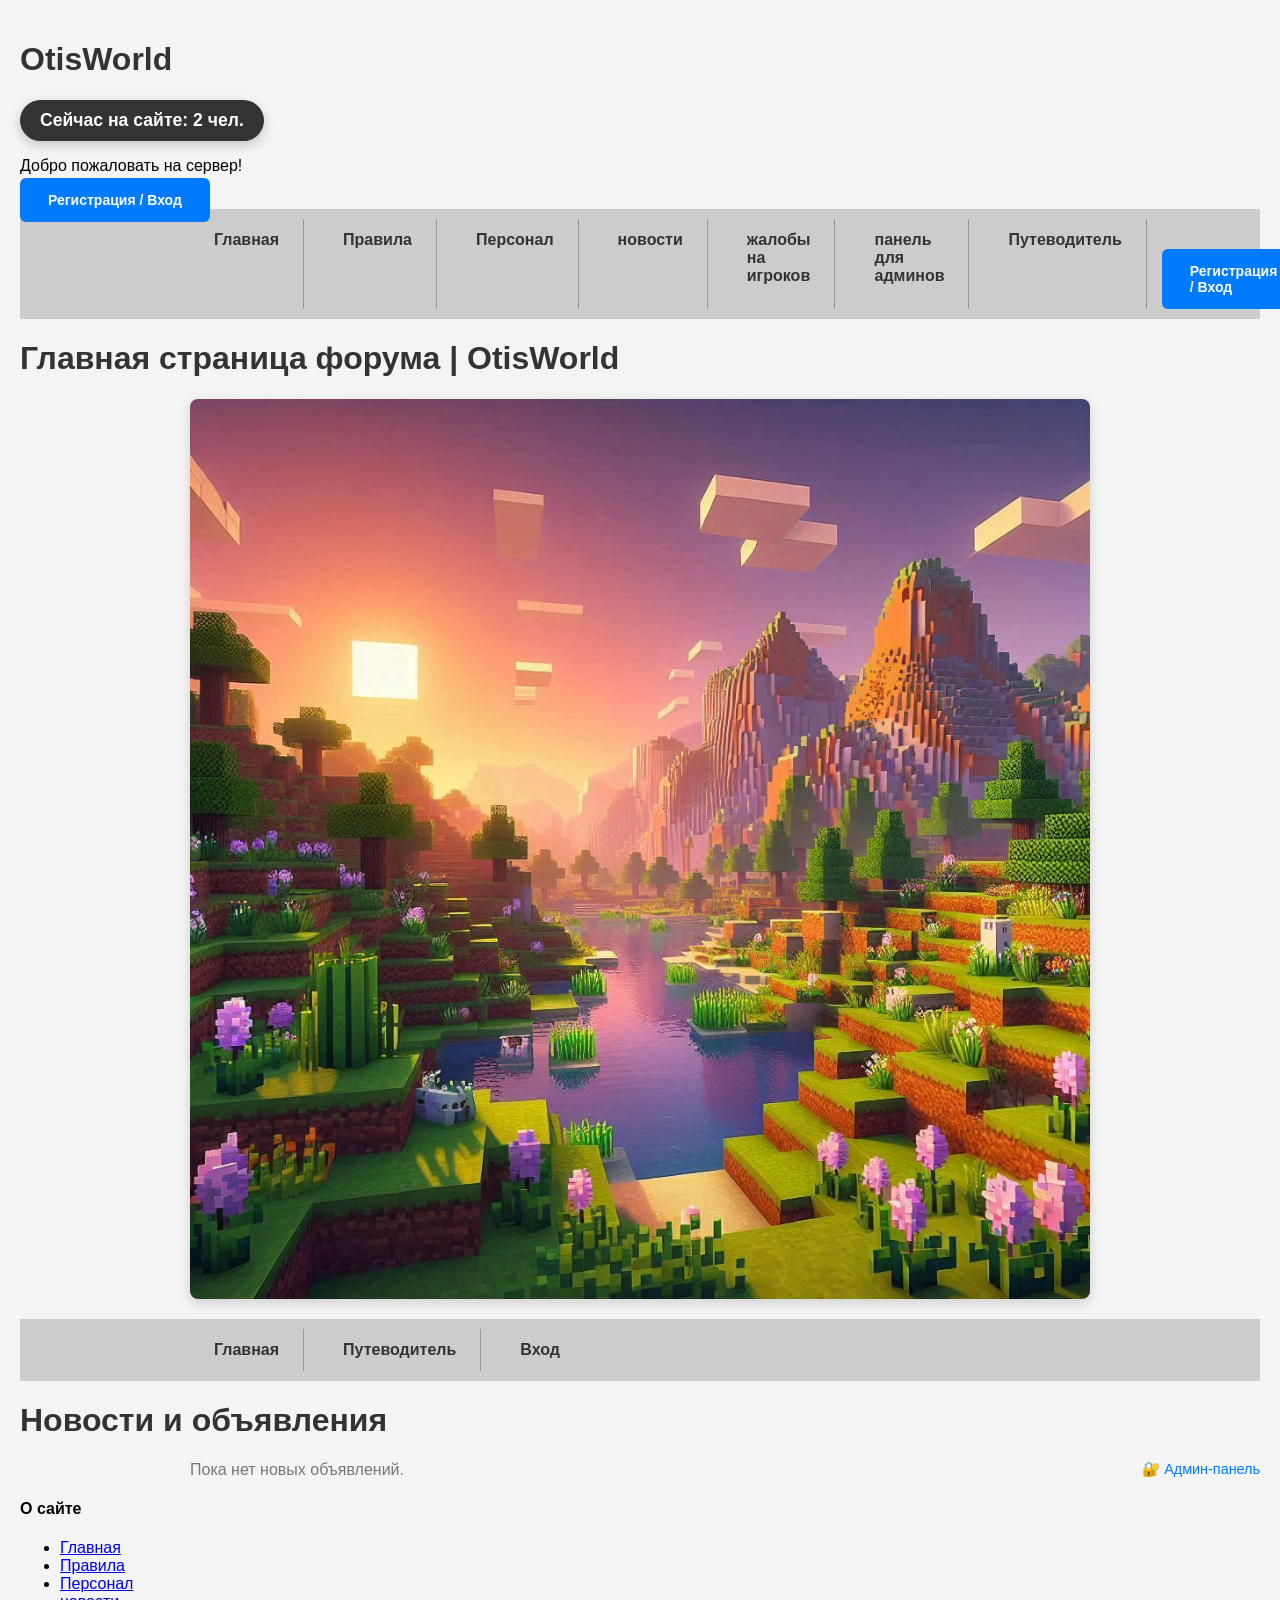
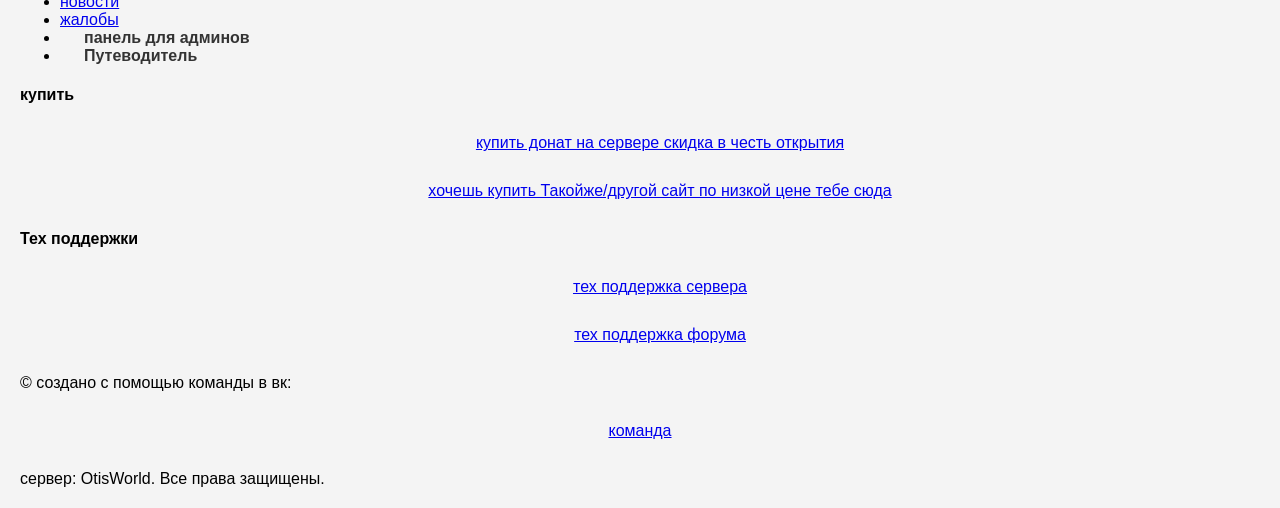
<file: mysit/index.html>
<!DOCTYPE html>
<html lang="ru">
<head>
    <meta charset="UTF-8">
    <title>Форум | OtisWorld</title>
    <style>
           body {
            margin: 0;
            padding: 0;
            font-family: Arial, sans-serif;
            background-color: #f4f4f4;
         body {
            margin: 0;
            padding: 0;
            font-family: Arial, sans-serif;
            background-color: #f4f4f4;
        }

        /* Верхняя серая панель с вкладками */
        .navbar {
            background-color: #cccccc;
            padding: 10px 0;
        }

        .tabs-container {
            max-width: 900px;
            margin: 0 auto;
            display: flex;
            justify-content: center;
            align-items: center;
        }

        .tab {
            padding: 12px 24px;
            text-decoration: none;
            color: #333;
            font-weight: bold;
            border-right: 1px solid #999;
        }

        .tab:last-child {
            border-right: none;
        }

        .tab:hover {
            background-color: #e0e0e0;
            color: #000;
        }

        /* Панель авторизации (справа в шапке) */
        .auth-panel {
            margin-left: auto; /* прижимаем вправо */
            display: flex;
            gap: 15px;
        }

        .btn {
            padding: 8px 16px;
            text-decoration: none;
            border-radius: 4px;
            cursor: pointer;
            font-size: 14px;
        }

        .btn-login {
            background-color: #fff;
            color: #333;
            border: 1px solid #333;
        }

        .btn-register {
            background-color: #28a745;
            color: white;
            border: none;
        }

        .btn:hover {
            opacity: 0.9;
        }

        header {
            text-align: center;
            padding: 20px;
            background-color: #333;
            color: white;
        }
        /* Стили для картинки-баннера */
        .banner-section {
            max-width: 900px;       /* ширина как у остального контента */
            margin: 20px auto;       /* центрируем */
        }

        .banner-img {
            width: 100%;            /* растягивается на всю ширину блока */
            height: auto;            /* высота подстраивается, пропорции сохраняются */
            display: block;          /* убирает лишние отступы снизу */
            border-radius: 8px;      /* скруглённые углы (опционально) */
            box-shadow: 0 4px 12px rgba(0,0,0,0.15); /* лёгкая тень для красоты */
        }
        body {
            font-family: Arial, sans-serif;
            background: #f4f4f4;
            text-align: center;
            padding: 60px 20px;
        }
        .counter-box {
            display: inline-block;
            background: #333;
            color: #fff;
            padding: 10px 20px;
            border-radius: 50px;
            box-shadow: 0 4px 12px rgba(0,0,0,0.2);
            font-weight: bold;
            font-size: 1.1em;
        }
        .btn {
            margin-top: 30px;
            padding: 14px 28px;
            background: #007bff;
            color: white;
            text-decoration: none;
            border-radius: 6px;
            font-weight: bold;
        }
        .btn:hover {
            background: #0056b3;
        }
        h1 { color: #333; }
    </style>
</head>
<body>

    <h1>OtisWorld</h1>

    <!-- Блок счётчика -->
    <div class="counter-box">
        Сейчас на сайте: <span id="visitor-count">2</span> чел.
    </div>

    <p>Добро пожаловать на сервер!</p>
    <a href="login.html" class="btn">Регистрация / Вход</a>

    <script>
        // Имитация «живого» счётчика
        const countElement = document.getElementById('visitor-count');
        let count = parseInt(countElement.innerText, 1);

        // Каждые 1-2 секунд число меняется на +1 или -1
        setInterval(() => {
            const change = Math.random() > 0.5 ? 1 : -1;
            count += change;

            // Чтобы не уходило в минус
            if (count > 1) {
                count = 1;
            }

            countElement.innerText = count;
        }, Math.floor(Math.random() * 4000) + 8000); // 1-2 секунд
    </script>

      </style>
</head>
<body>
    <nav class="navbar">
        <div class="nav-container">
            <a href="index.html" class="tab">Главная</a>
            <a href="rules.html" class="tab">Правила</a>
            <a href="mods.html" class="tab">Персонал</a>
            <a href="news.html" class="tab">новости</a>
            <a href="complaints.html" class="tab">жалобы на игроков</a>  
            <a href="admin-login.html" class="tab">панель для админов</a>  
            <a href="guide.html" class="tab">Путеводитель</a> 
             <!-- Кнопка ведёт на страницу входа -->
            <a href="logged.html" class="btn">Регистрация / Вход</a> 
      </div>
    </nav>

    
       <h1>Главная страница форума | OtisWorld</h1></header>
     </header>

        <!-- Блок с картинкой -->
    <div class="banner-section">
        <!-- Замени 'banner.jpg' на имя своего файла или ссылку -->
        <img src="banner.jpg" alt="Баннер сервера" class="banner-img">
    </div>

 <!-- Подвал сайта -->
    <footer>
        <div class="footer-container">
            <!-- Колонка 1: О сайте -->
            <div class="footer-section">
<!DOCTYPE html>
<html lang="ru">
<head>
    <meta charset="UTF-8">
    <title>Minecraft Server</title>
    <style>
        body { font-family: Arial, sans-serif; background: #f4f4f4; padding: 20px; }
        .navbar { background: #333; padding: 10px; margin-bottom: 20px; }
        .nav-container { max-width: 900px; margin: 0 auto; display: flex; gap: 15px; }
        .tab { color: #fff; text-decoration: none; padding: 8px 16px; }
        .announcements { max-width: 900px; margin: 0 auto; }
        .announcement-card {
            background: white; padding: 20px; border-radius: 8px;
            box-shadow: 0 2px 8px rgba(0,0,0,0.1);
            margin-bottom: 15px;
        }
        .announcement-title { color: #d9534f; font-weight: bold; }
        .admin-link { float: right; color: #007bff; text-decoration: none; font-size: 0.9em; }
    </style>
</head>
<body>

    <nav class="navbar">
        <div class="nav-container">
            <a href="index.html" class="tab">Главная</a>
            <a href="guide.html" class="tab">Путеводитель</a>
            <a href="login.html" class="tab">Вход</a>
        </div>
    </nav>

    <h1>Новости и объявления</h1>

    <!-- Ссылка на админку (видна всем, но без пароля туда не попасть) -->
    <a href="admin-login.html" class="admin-link">🔐 Админ-панель</a>

    <div class="announcements" id="announcements-list">
        <!-- Объявления будут появляться тут -->
        <p style="color:#777;">Пока нет новых объявлений.</p>
    </div>

    <script>
        // Имитация «сохранённых» объявлений (хранятся только пока открыта страница)
        const savedAnnouncements = JSON.parse(localStorage.getItem('mc_announcements')) || [];

        const list = document.getElementById('announcements-list');
        list.innerHTML = '';

        if (savedAnnouncements.length === 0) {
            list.innerHTML = '<p style="color:#777;">Пока нет новых объявлений.</p>';
        } else {
            savedAnnouncements.forEach((a, i) => {
                const card = document.createElement('div');
                card.className = 'announcement-card';
                card.innerHTML = `
                    <div class="announcement-title">${escapeHtml(a.title)}</div>
                    <p>${escapeHtml(a.text)}</p>
                    <small style="color:#888;">${a.date}</small>
                `;
                list.appendChild(card);
            });
        }

        // Защита от XSS (чтобы нельзя было вставить скрипт через объявление)
        function escapeHtml(text) {
            return text
                .replace(/&/g, '&amp;')
                .replace(/</g, '&lt;')
                .replace(/>/g, '&gt;')
                .replace(/"/g, '&quot;')
                .replace(/'/g, '&#039;');
        }
    </script>
</body>
</html>

                <h4>О сайте</h4>
                <ul>
                    <li><a href="index.html">Главная</a></li>
                    <li><a href="rules.html">Правила</a></li>
                    <li><a href="mods.html">Персонал</a></li>
                    <li><a href="news.html">новости</a></li>
                    <li><a href="news.html">жалобы</a></li>
                    <li><a href="mod-pannel.html" class="tab">панель для админов</a></li>
                    <li><a href="guide.html" class="tab">Путеводитель</a></li>
                </ul>
            </div>

            <!-- Колонка 2: Контакты -->
            <div class="footer-section">
                <h4>купить</h4>
                <ul>
    <div style="text-align: center; margin: 30px 0;">
        <a href="https://otis.mydonate.io/" class="btn-link">купить донат на сервере скидка в честь открытия</a>
    </div>
    <div style="text-align: center; margin: 30px 0;">
        <a href="https://vk.com/vanyaru2060" class="btn-link">хочешь купить Такойже/другой сайт по низкой цене тебе сюда</a>
    </div>
                </ul>
            </div>
            <div class="footer-section">
                <h4>Тех поддержки</h4>
                <ul>
    <div style="text-align: center; margin: 30px 0;">
        <a href="https://discord.gg/UzsEw9wff" class="btn-link">тех поддержка сервера</a>
    </div>
    <div style="text-align: center; margin: 30px 0;">
        <a href="https://vk.com/vanyaru2060" class="btn-link">тех поддержка форума</a>
    </div>
               
        </div>

        <div class="copyright">
            &copy; создано с помощью команды в вк: 
    <div style="text-align: center; margin: 30px 0;">
        <a href="https://vk.com/vanyaru2060" class="btn-link">команда</a>
    </div>  сервер: OtisWorld. Все права защищены.
        </div>
    </footer>

</body>
</html>
</file>
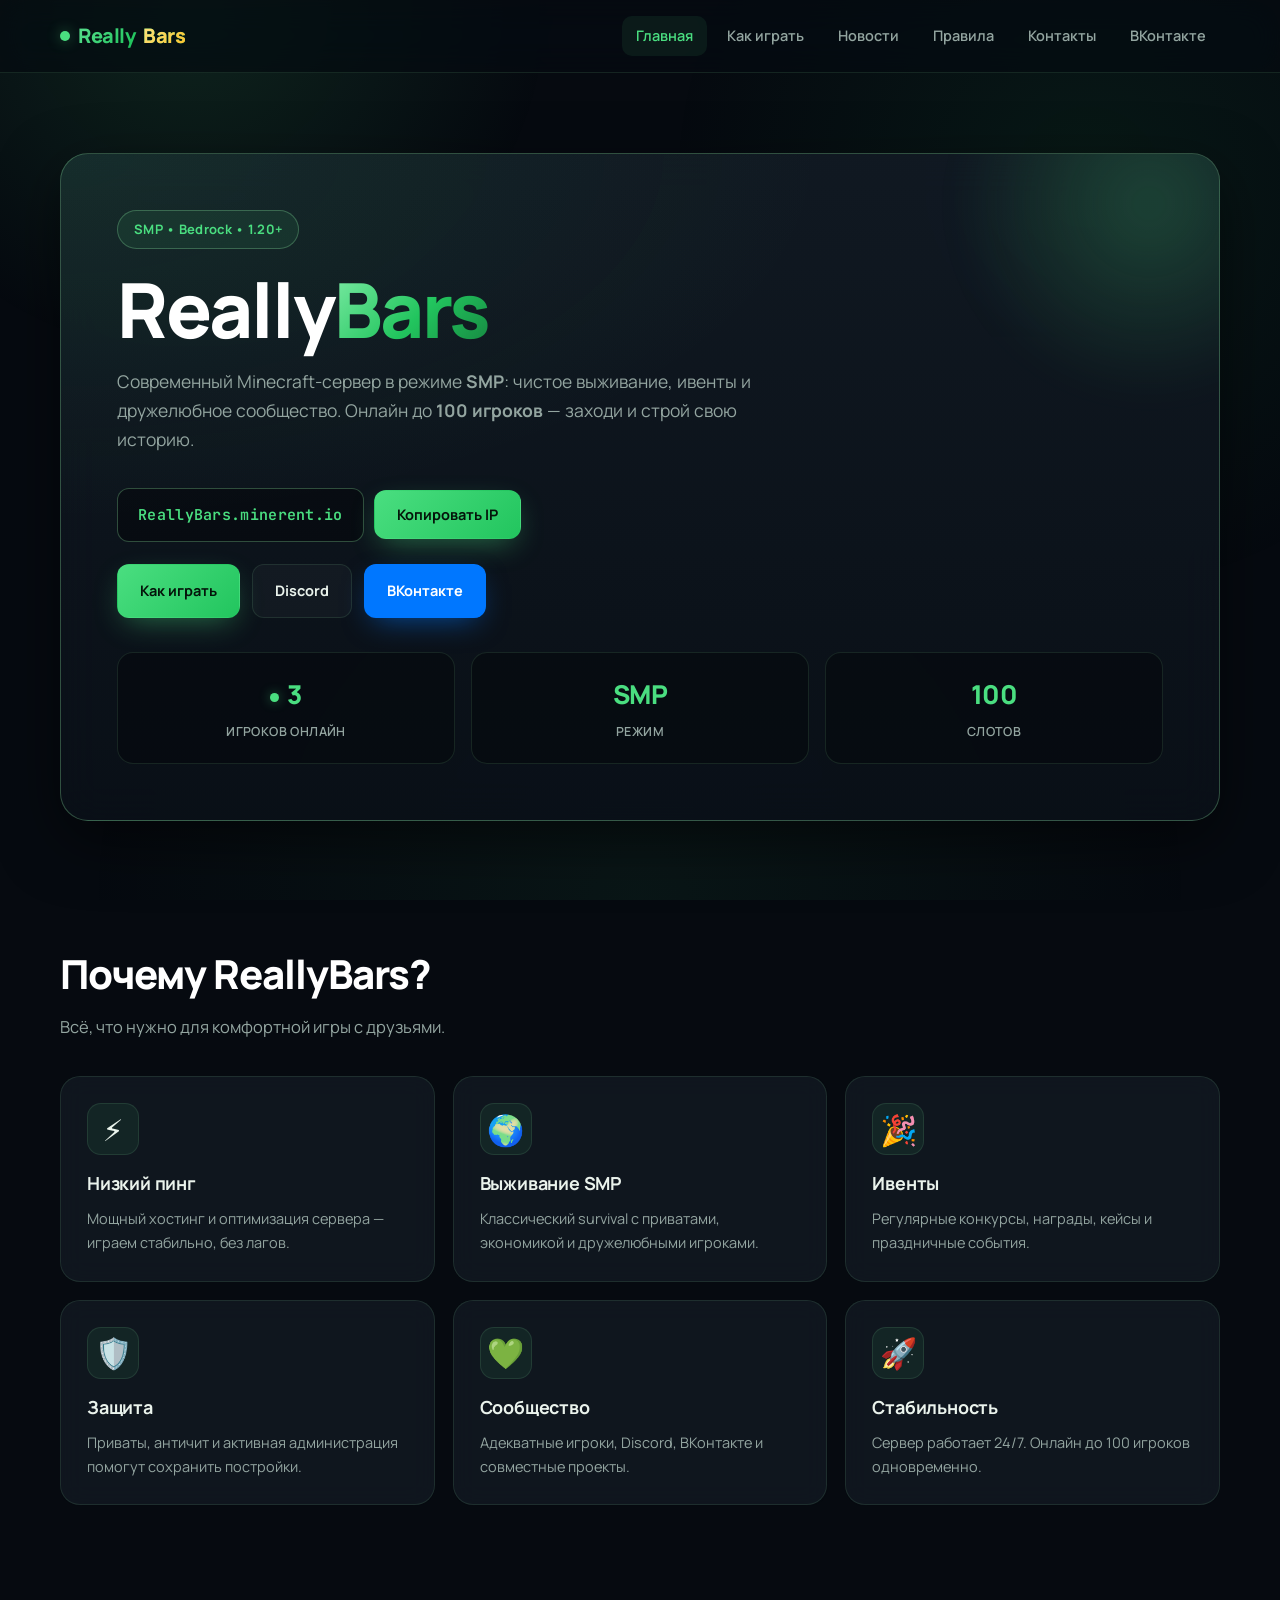
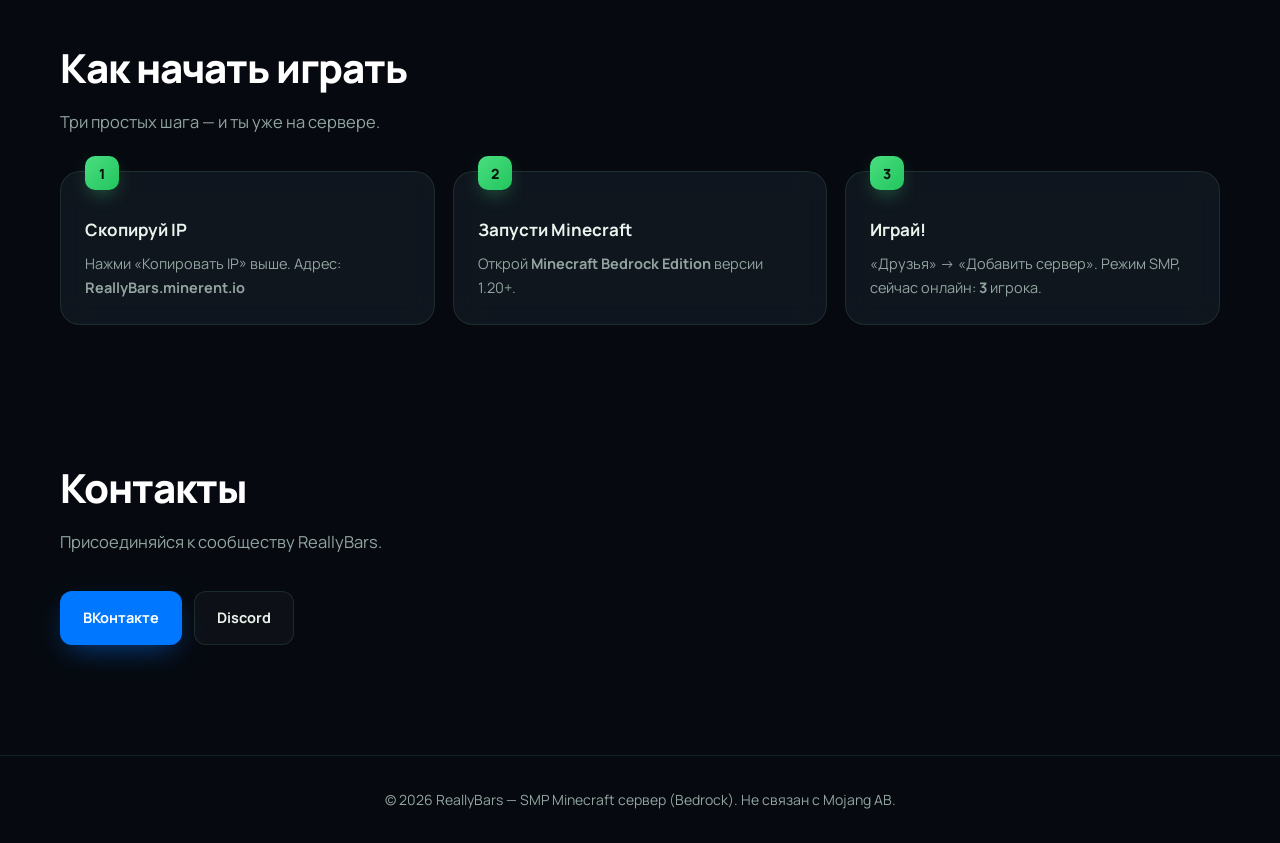
<file: ReallyBarsSait/index.html>
<!DOCTYPE html>
<html lang="ru">
<head>
  <meta charset="UTF-8">
  <meta name="viewport" content="width=device-width, initial-scale=1.0">
  <title>ReallyBars — SMP сервер Minecraft Bedrock</title>
  <link rel="preconnect" href="https://fonts.googleapis.com">
  <link rel="preconnect" href="https://fonts.gstatic.com" crossorigin>
  <link href="https://fonts.googleapis.com/css2?family=Manrope:wght@400;500;600;700;800&family=JetBrains+Mono:wght@500;600&display=swap" rel="stylesheet">
  <link rel="stylesheet" href="style.css">
</head>
<body>

  <header class="header">
    <div class="container nav">
      <a href="index.html" class="logo">Really<span>Bars</span></a>

<nav class="nav-links" id="nav-links">
  <a href="index.html" class="active">Главная</a>
  <a href="index.html#join">Как играть</a>
  <a href="novosti.html">Новости</a>
  <a href="pravila.html">Правила</a>
  <a href="index.html#contacts">Контакты</a>
  <a href="https://vk.com/reallybars" target="_blank" rel="noopener">ВКонтакте</a>
</nav>

      <button class="burger" id="burger" aria-label="Меню">☰</button>
    </div>
  </header>

  <main>
    <section class="hero">
      <div class="container">
        <div class="hero-card">
          <div class="badge">SMP • Bedrock • 1.20+</div>
          <h1>Really<span class="accent">Bars</span></h1>
          <p>
            Современный Minecraft-сервер в режиме <b>SMP</b>: чистое выживание, ивенты
            и дружелюбное сообщество. Онлайн до <b>100 игроков</b> — заходи и строй свою историю.
          </p>

          <div class="ip-box">
            <span id="server-ip">ReallyBars.minerent.io</span>
            <button class="btn btn-primary" id="copy-ip">Копировать IP</button>
          </div>

          <div class="hero-buttons">
            <a href="#join" class="btn btn-primary">Как играть</a>
            <a href="https://discord.gg/yourdiscord" class="btn">Discord</a>
            <a href="https://vk.com/reallybars" target="_blank" rel="noopener" class="btn btn-vk">ВКонтакте</a>
          </div>

          <div class="stats">
            <div class="stat">
              <div class="stat-value online" id="online-count">3</div>
              <div class="stat-label">Игроков онлайн</div>
            </div>
            <div class="stat">
              <div class="stat-value">SMP</div>
              <div class="stat-label">Режим</div>
            </div>
            <div class="stat">
              <div class="stat-value">100</div>
              <div class="stat-label">Слотов</div>
            </div>
          </div>
        </div>
      </div>
    </section>

    <section class="section" id="features">
      <div class="container">
        <h2 class="section-title">Почему ReallyBars?</h2>
        <p class="section-sub">Всё, что нужно для комфортной игры с друзьями.</p>

        <div class="grid">
          <article class="card">
            <div class="icon">⚡</div>
            <h3>Низкий пинг</h3>
            <p>Мощный хостинг и оптимизация сервера — играем стабильно, без лагов.</p>
          </article>
          <article class="card">
            <div class="icon">🌍</div>
            <h3>Выживание SMP</h3>
            <p>Классический survival с приватами, экономикой и дружелюбными игроками.</p>
          </article>
          <article class="card">
            <div class="icon">🎉</div>
            <h3>Ивенты</h3>
            <p>Регулярные конкурсы, награды, кейсы и праздничные события.</p>
          </article>
          <article class="card">
            <div class="icon">🛡️</div>
            <h3>Защита</h3>
            <p>Приваты, античит и активная администрация помогут сохранить постройки.</p>
          </article>
          <article class="card">
            <div class="icon">💚</div>
            <h3>Сообщество</h3>
            <p>Адекватные игроки, Discord, ВКонтакте и совместные проекты.</p>
          </article>
          <article class="card">
            <div class="icon">🚀</div>
            <h3>Стабильность</h3>
            <p>Сервер работает 24/7. Онлайн до 100 игроков одновременно.</p>
          </article>
        </div>
      </div>
    </section>

    <section class="section" id="join">
      <div class="container">
        <h2 class="section-title">Как начать играть</h2>
        <p class="section-sub">Три простых шага — и ты уже на сервере.</p>

        <div class="steps">
          <div class="step">
            <h3>Скопируй IP</h3>
            <p>Нажми «Копировать IP» выше. Адрес: <b>ReallyBars.minerent.io</b></p>
          </div>
          <div class="step">
            <h3>Запусти Minecraft</h3>
            <p>Открой <b>Minecraft Bedrock Edition</b> версии 1.20+.</p>
          </div>
          <div class="step">
            <h3>Играй!</h3>
            <p>«Друзья» → «Добавить сервер». Режим SMP, сейчас онлайн: <b>3</b> игрока.</p>
          </div>
        </div>
      </div>
    </section>

    <section class="section" id="contacts">
      <div class="container">
        <h2 class="section-title">Контакты</h2>
        <p class="section-sub">Присоединяйся к сообществу ReallyBars.</p>

        <div class="hero-buttons">
          <a href="https://vk.com/reallybars" target="_blank" rel="noopener" class="btn btn-vk">ВКонтакте</a>
          <a href="https://discord.gg/yourdiscord" class="btn">Discord</a>
        </div>
      </div>
    </section>
  </main>

  <footer class="footer">
    <div class="container">
      © 2026 ReallyBars — SMP Minecraft сервер (Bedrock). Не связан с Mojang AB.
    </div>
  </footer>

  <script>
    const SERVER_IP = "ReallyBars.minerent.io";
    const ONLINE = 3;

    document.getElementById("server-ip").textContent = SERVER_IP;
    document.getElementById("online-count").textContent = ONLINE;

    const copyBtn = document.getElementById("copy-ip");
    copyBtn.addEventListener("click", async () => {
      try {
        await navigator.clipboard.writeText(SERVER_IP);
      } catch (e) {
        const ta = document.createElement("textarea");
        ta.value = SERVER_IP;
        document.body.appendChild(ta);
        ta.select();
        document.execCommand("copy");
        document.body.removeChild(ta);
      }
      copyBtn.textContent = "Скопировано!";
      setTimeout(() => copyBtn.textContent = "Копировать IP", 1600);
    });

    const burger = document.getElementById("burger");
    const navLinks = document.getElementById("nav-links");
    burger.addEventListener("click", () => navLinks.classList.toggle("open"));
    document.querySelectorAll(".nav-links a").forEach(a =>
      a.addEventListener("click", () => navLinks.classList.remove("open"))
    );
  </script>

</body>
</html>
</file>
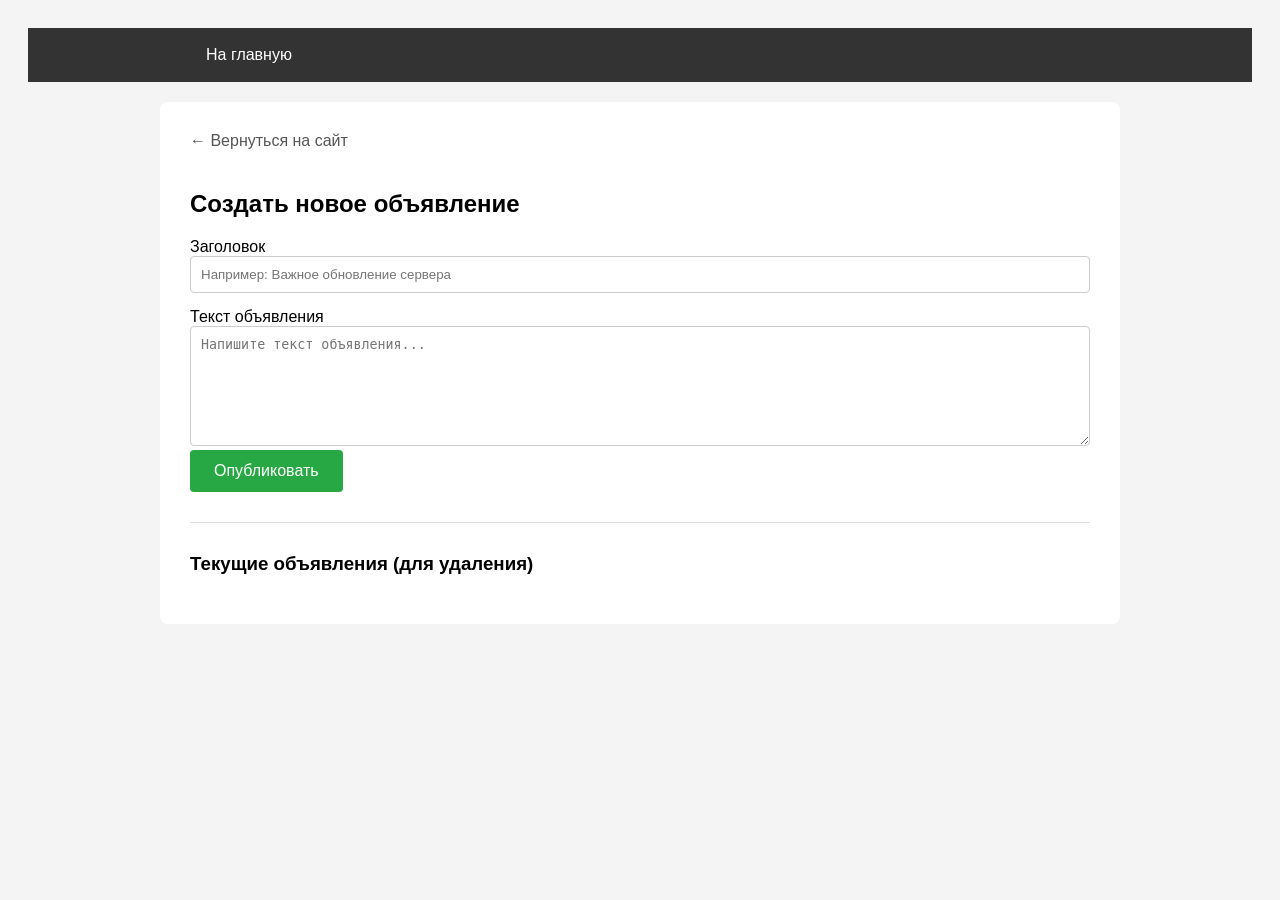
<file: mysit/admin-pannel.html>
<!DOCTYPE html>
<html lang="ru">
<head>
    <meta charset="UTF-8">
    <title>Админ-панель</title>
    <style>
        body { font-family: Arial, sans-serif; background: #f4f4f4; padding: 20px; }
        .navbar { background: #333; padding: 10px; margin-bottom: 20px; }
        .nav-container { max-width: 900px; margin: 0 auto; display: flex; gap: 15px; }
        .tab { color: #fff; text-decoration: none; padding: 8px 16px; }
        .container { max-width: 900px; margin: 0 auto; background: white; padding: 30px; border-radius: 8px; }
        textarea { width: 100%; height: 120px; padding: 10px; border: 1px solid #ccc; border-radius: 4px; box-sizing: border-box; }
        input[type="text"] { width: 100%; padding: 10px; border: 1px solid #ccc; border-radius: 4px; box-sizing: border-box; margin-bottom: 15px; }
        button { padding: 12px 24px; background: #28a745; color: white; border: none; border-radius: 4px; cursor: pointer; font-size: 16px; }
        button:hover { background: #218838; }
        .back-link { display: inline-block; margin-bottom: 20px; color: #555; text-decoration: none; }
    </style>
</head>
<body>
    <nav class="navbar">
        <div class="nav-container">
            <a href="index.html" class="tab">На главную</a>
        </div>
    </nav>

    <div class="container">
        <a href="index.html" class="back-link">← Вернуться на сайт</a>
        <h2>Создать новое объявление</h2>

        <label>Заголовок</label>
        <input type="text" id="ann-title" placeholder="Например: Важное обновление сервера">

        <label>Текст объявления</label>
        <textarea id="ann-text" placeholder="Напишите текст объявления..."></textarea>

        <button onclick="publishAnnouncement()">Опубликовать</button>

        <hr style="margin: 30px 0; border: 0; border-top: 1px solid #ddd;">

        <h3>Текущие объявления (для удаления)</h3>
        <div id="current-announcements"></div>
    </div>

    <script>
        // Функция публикации
        function publishAnnouncement() {
            const title = document.getElementById('ann-title').value.trim();
            const text = document.getElementById('ann-text').value.trim();

            if (!title || !text) {
                alert('Заполните и заголовок, и текст!');
                return;
            }

            const announcements = JSON.parse(localStorage.getItem('mc_announcements')) || [];
            announcements.push({
                title: title,
                text: text,
                date: new Date().toLocaleString('ru-RU')
            });

            localStorage.setItem('mc_announcements', JSON.stringify(announcements));
            alert('Объявление опубликовано! Теперь оно видно на главной.');
            location.reload();
        }

        // Показать текущие объявления с кнопкой удаления
        function renderCurrent() {
            const container = document.getElementById('current-announcements');
            const announcements = JSON.parse(localStorage.getItem('mc_announcements')) || [];

            container.innerHTML = announcements.map((a, idx) => `
                <div style="background:#fff3cd; padding:12px; border-radius:6px; margin-bottom:10px;">
                    <strong>${escapeHtml(a.title)}</strong> — ${a.date}
                    <br><small>${escapeHtml(a.text)}</small>
                    <button style="margin-left:15px; padding:4px 8px; font-size:12px;" onclick="removeAnnouncement(${idx})">Удалить</button>
                </div>
            `).join('');
        }

        function removeAnnouncement(index) {
            let announcements = JSON.parse(localStorage.getItem('mc_announcements'));
            if (announcements) {
                announcements.splice(index, 1);
                localStorage.setItem('mc_announcements', JSON.stringify(announcements));
                renderCurrent();
                alert('Объявление удалено.');
                // Можно также перезагрузить главную, чтобы убрать с неё
                // location.href = 'index.html';
            }
        }

        function escapeHtml(text) {
            return text
                .replace(/&/g, '&amp;')
                .replace(/</g, '&lt;')
                .replace(/>/g, '&gt;')
                .replace(/"/g, '&quot;')
                .replace(/'/g, '&#039;');
        }

        renderCurrent();
    </script>
</body>
</html>
</file>
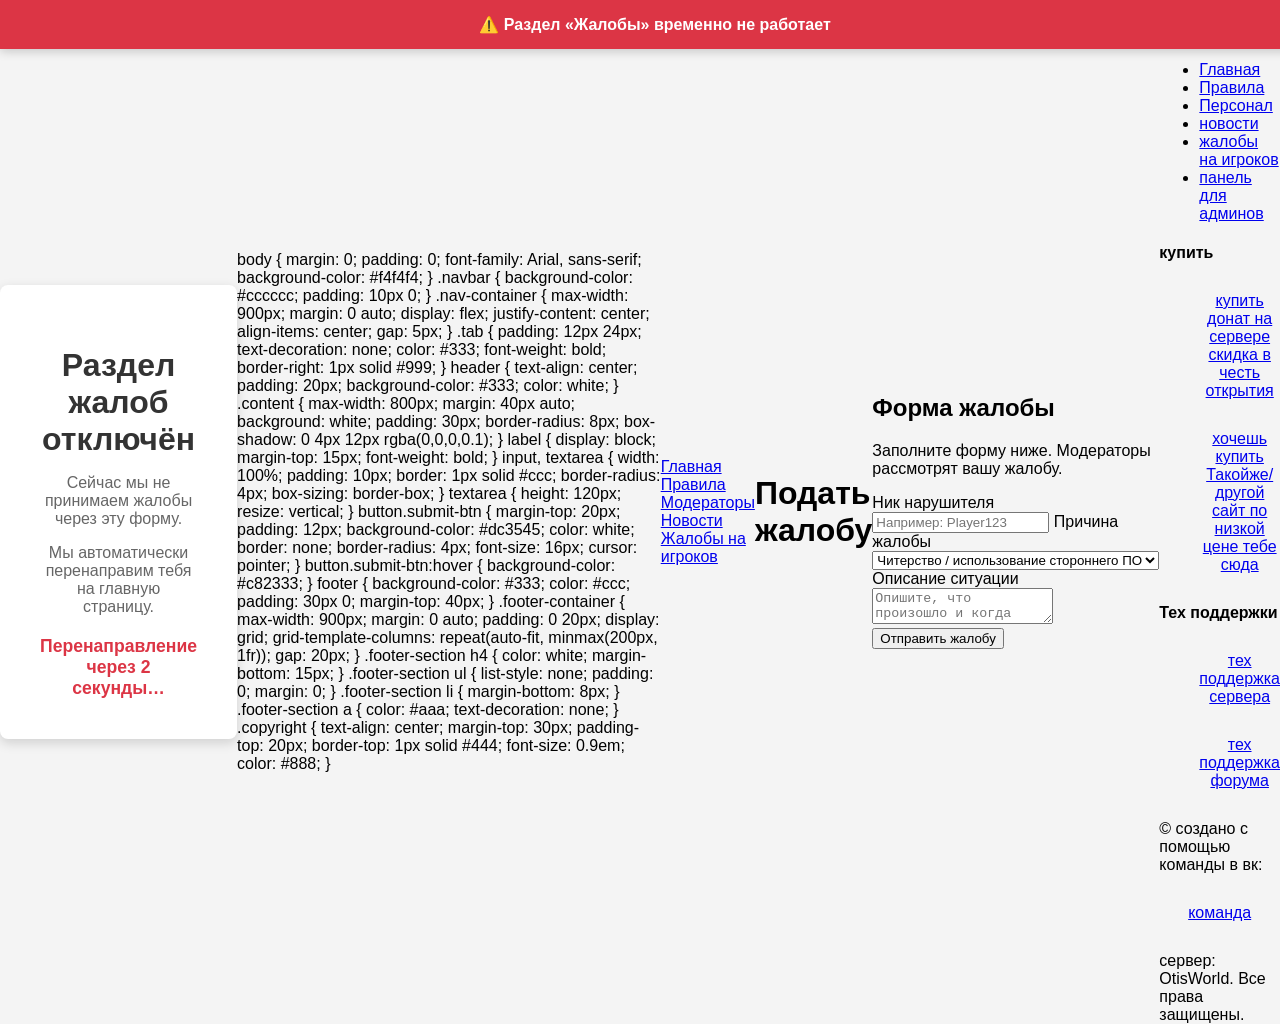
<file: mysit/complaints.html>
<!DOCTYPE html>
<html lang="ru">
<head>
    <meta charset="UTF-8">
    <title>Подать жалобу</title>
    <style>
        body {
            margin: 0;
            padding: 0;
            font-family: Arial, sans-serif;
            background-color: #f4f4f4;
            display: flex;
            justify-content: center;
            align-items: center;
            min-height: 100vh;
        }

        /* Стили для уведомления сверху */
        .notification-bar {
            position: fixed;
            top: 0;
            left: 0;
            width: 100%;
            padding: 15px;
            background-color: #dc3545; /* красный фон */
            color: white;
            text-align: center;
            font-weight: bold;
            box-shadow: 0 2px 10px rgba(0,0,0,0.2);
            z-index: 1000;
            animation: slideDown 0.3s ease-out;
        }

        @keyframes slideDown {
            from { transform: translateY(-100%); }
            to { transform: translateY(0); }
        }

        .message-box {
            background: white;
            padding: 40px;
            border-radius: 8px;
            box-shadow: 0 4px 12px rgba(0,0,0,0.15);
            text-align: center;
            max-width: 500px;
        }

        .message-box h1 {
            color: #333;
            margin-bottom: 10px;
        }

        .message-box p {
            color: #666;
        }

        .countdown {
            margin-top: 20px;
            font-size: 1.1em;
            color: #dc3545;
            font-weight: bold;
        }
    </style>
</head>
<body>

    <!-- Уведомление сверху -->
    <div class="notification-bar">⚠️ Раздел «Жалобы» временно не работает</div>

    <!-- Основной блок с сообщением -->
    <div class="message-box">
        <h1>Раздел жалоб отключён</h1>
        <p>Сейчас мы не принимаем жалобы через эту форму.</p>
        <p>Мы автоматически перенаправим тебя на главную страницу.</p>
        <div class="countdown" id="countdown">Перенаправление через 3 секунды…</div>
    </div>

    <script>
        // Таймер обратного отсчёта и редирект
        let timeLeft = 3;
        const countdownElement = document.getElementById('countdown');

        const timer = setInterval(() => {
            timeLeft--;
            countdownElement.textContent = `Перенаправление через ${timeLeft} секунды…`;

            if (timeLeft <= 0) {
                clearInterval(timer);
                // Переход на главную
                window.location.href = 'index.html';
            }
        }, 1000);
    </script>

        body { margin: 0; padding: 0; font-family: Arial, sans-serif; background-color: #f4f4f4; }
        .navbar { background-color: #cccccc; padding: 10px 0; }
        .nav-container { max-width: 900px; margin: 0 auto; display: flex; justify-content: center; align-items: center; gap: 5px; }
        .tab { padding: 12px 24px; text-decoration: none; color: #333; font-weight: bold; border-right: 1px solid #999; }
        header { text-align: center; padding: 20px; background-color: #333; color: white; }
        .content { max-width: 800px; margin: 40px auto; background: white; padding: 30px; border-radius: 8px; box-shadow: 0 4px 12px rgba(0,0,0,0.1); }
        label { display: block; margin-top: 15px; font-weight: bold; }
        input, textarea { width: 100%; padding: 10px; border: 1px solid #ccc; border-radius: 4px; box-sizing: border-box; }
        textarea { height: 120px; resize: vertical; }
        button.submit-btn {
            margin-top: 20px;
            padding: 12px;
            background-color: #dc3545;
            color: white;
            border: none;
            border-radius: 4px;
            font-size: 16px;
            cursor: pointer;
        }
        button.submit-btn:hover { background-color: #c82333; }
        footer { background-color: #333; color: #ccc; padding: 30px 0; margin-top: 40px; }
        .footer-container { max-width: 900px; margin: 0 auto; padding: 0 20px; display: grid; grid-template-columns: repeat(auto-fit, minmax(200px, 1fr)); gap: 20px; }
        .footer-section h4 { color: white; margin-bottom: 15px; }
        .footer-section ul { list-style: none; padding: 0; margin: 0; }
        .footer-section li { margin-bottom: 8px; }
        .footer-section a { color: #aaa; text-decoration: none; }
        .copyright { text-align: center; margin-top: 30px; padding-top: 20px; border-top: 1px solid #444; font-size: 0.9em; color: #888; }
    </style>
</head>
<body>
    <nav class="navbar">
        <div class="nav-container">
            <a href="index.html" class="tab">Главная</a>
            <a href="rules.html" class="tab">Правила</a>
            <a href="mods.html" class="tab">Модераторы</a>
            <a href="news.html" class="tab">Новости</a>
            <a href="complaints.html" class="tab">Жалобы на игроков</a>
        </div>
    </nav>

    <header><h1>Подать жалобу</h1></header>

    <div class="content">
        <h2>Форма жалобы</h2>
        <p>Заполните форму ниже. Модераторы рассмотрят вашу жалобу.</p>

        <form onsubmit="alert('Жалоба получена (имитация). Владелец сайта скопирует её в панель модератора.'); return false;">
            <label for="complain-player">Ник нарушителя</label>
            <input type="text" id="complain-player" placeholder="Например: Player123">

            <label for="complain-reason">Причина жалобы</label>
            <select id="complain-reason">
                <option value="cheat">Читерство / использование стороннего ПО</option>
                <option value="spam">Спам / флуд в чате</option>
                <option value="insult">Оскорбления / токсичность</option>
                <option value="other">Другое</option>
            </select>

            <label for="complain-desc">Описание ситуации</label>
            <textarea id="complain-desc" placeholder="Опишите, что произошло и когда"></textarea>

            <button type="submit" class="submit-btn">Отправить жалобу</button>
        </form>
    </div>

 <!-- Подвал сайта -->
    <footer>
        <div class="footer-container">
            <!-- Колонка 1: О сайте -->
            <div class="footer-section">
                <h4>О сайте</h4>
                <ul>
                    <li><a href="index.html">Главная</a></li>
                    <li><a href="rules.html">Правила</a></li>
                    <li><a href="mods.html">Персонал</a></li>
                    <li><a href="news.html">новости</a></li>
                    <li><a href="news.html">жалобы на игроков</a></li>
                    <li><a href="mod-pannel.html" class="tab">панель для админов</a></li>
                </ul>
            </div>

            <!-- Колонка 2: Контакты -->
            <div class="footer-section">
                <h4>купить</h4>
                <ul>
    <div style="text-align: center; margin: 30px 0;">
        <a href="https://otis.mydonate.io/" class="btn-link">купить донат на сервере скидка в честь открытия</a>
    </div>
    <div style="text-align: center; margin: 30px 0;">
        <a href="https://vk.com/vanyaru2060" class="btn-link">хочешь купить Такойже/другой сайт по низкой цене тебе сюда</a>
    </div>
                </ul>
            </div>
            <div class="footer-section">
                <h4>Тех поддержки</h4>
                <ul>
    <div style="text-align: center; margin: 30px 0;">
        <a href="https://discord.gg/UzsEw9wff" class="btn-link">тех поддержка сервера</a>
    </div>
    <div style="text-align: center; margin: 30px 0;">
        <a href="https://vk.com/vanyaru2060" class="btn-link">тех поддержка форума</a>
    </div>
               
        </div>

        <div class="copyright">
            &copy; создано с помощью команды в вк: 
    <div style="text-align: center; margin: 30px 0;">
        <a href="https://vk.com/vanyaru2060" class="btn-link">команда</a>
    </div>  сервер: OtisWorld. Все права защищены.
        </div>
    </footer>

</body>
</html>
</file>
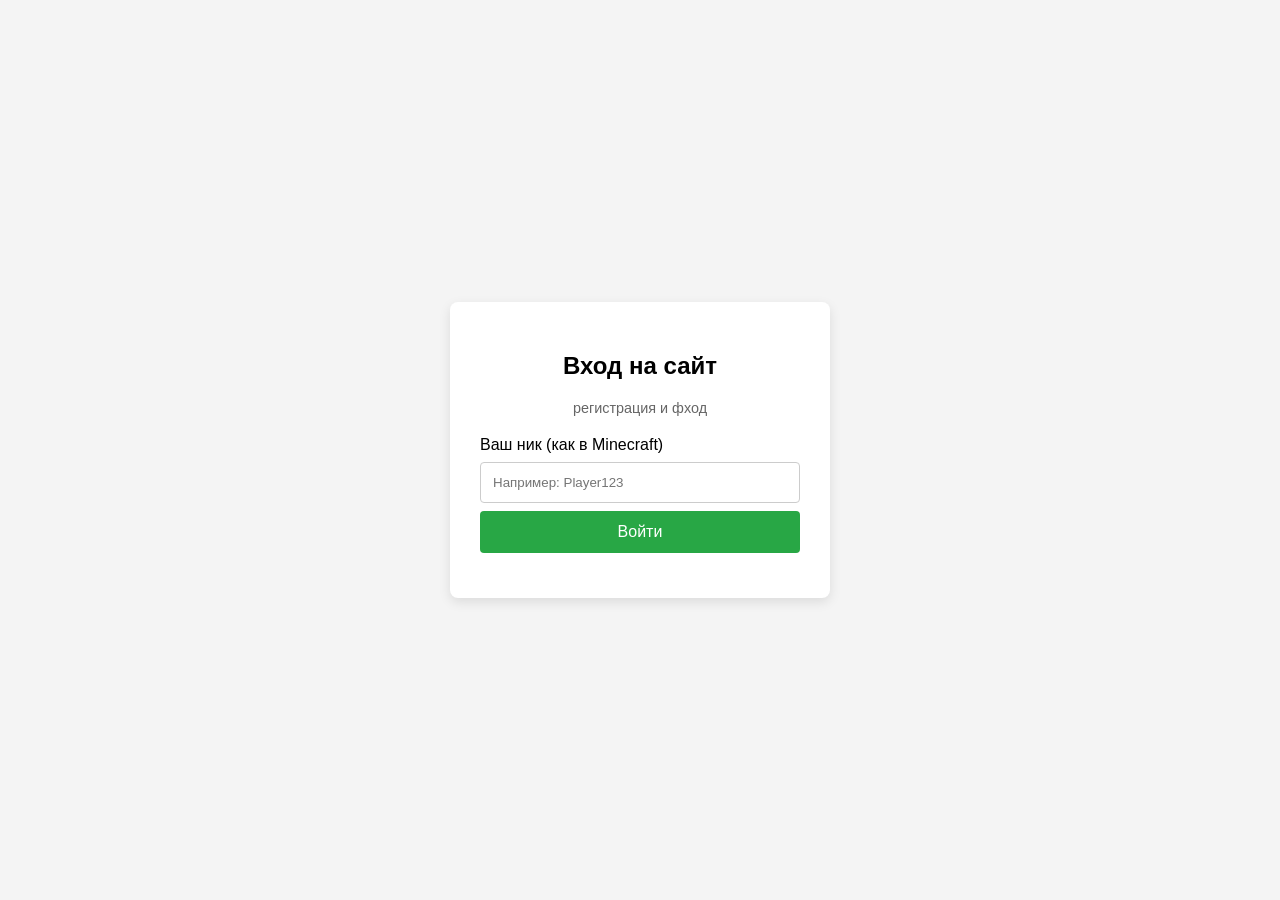
<file: mysit/logged.html>
<!DOCTYPE html>
<html lang="ru">
<head>
    <meta charset="UTF-8">
    <title>Личный кабинет</title>
    <style>
        body { font-family: Arial, sans-serif; background: #f4f4f4; display: flex; justify-content: center; align-items: center; min-height: 100vh; margin: 0; }
        .card { background: white; padding: 30px; border-radius: 8px; box-shadow: 0 4px 12px rgba(0,0,0,0.1); width: 320px; }
        input { width: 100%; padding: 12px; margin: 8px 0; border: 1px solid #ccc; border-radius: 4px; box-sizing: border-box; }
        button { width: 100%; padding: 12px; background: #28a745; color: white; border: none; border-radius: 4px; cursor: pointer; font-size: 16px; }
        button:hover { background: #218838; }
        .error { color: red; margin-top: 15px; text-align: center; }
        .hint { font-size: 0.9em; color: #666; margin-bottom: 20px; text-align: center; }
    </style>
</head>
<body>

    <div class="card">
        <h2 style="text-align:center;">Вход на сайт</h2>
        <p class="hint">регистрация и фход</p>

        <form onsubmit="checkLogin(event)">
            <label>Ваш ник (как в Minecraft)</label>
            <input type="text" id="username" placeholder="Например: Player123" required>

            <button type="submit">Войти</button>
        </form>

        <div id="message" class="error"></div>
    </div>

    <script>
        // Сюда ты вручную вписываешь «зарегистрированные» ники
        const allowedUsers = ["Mrbarsik", "DIiamond_ik", " davidvainkomat"];

        function checkLogin(e) {
            e.preventDefault();
            const username = document.getElementById('username').value.trim();
            const messageBox = document.getElementById('message');

            if (allowedUsers.includes(username)) {
                // Если ник есть в списке — пускаем на закрытую страницу
                window.location.href = 'members.html';
            } else {
                // Если нет — показываем ошибку
                messageBox.textContent = 'Такого аккаунта не существует. Напиши админу, чтобы тебя добавили.';
            }
        }
    </script>
</file>
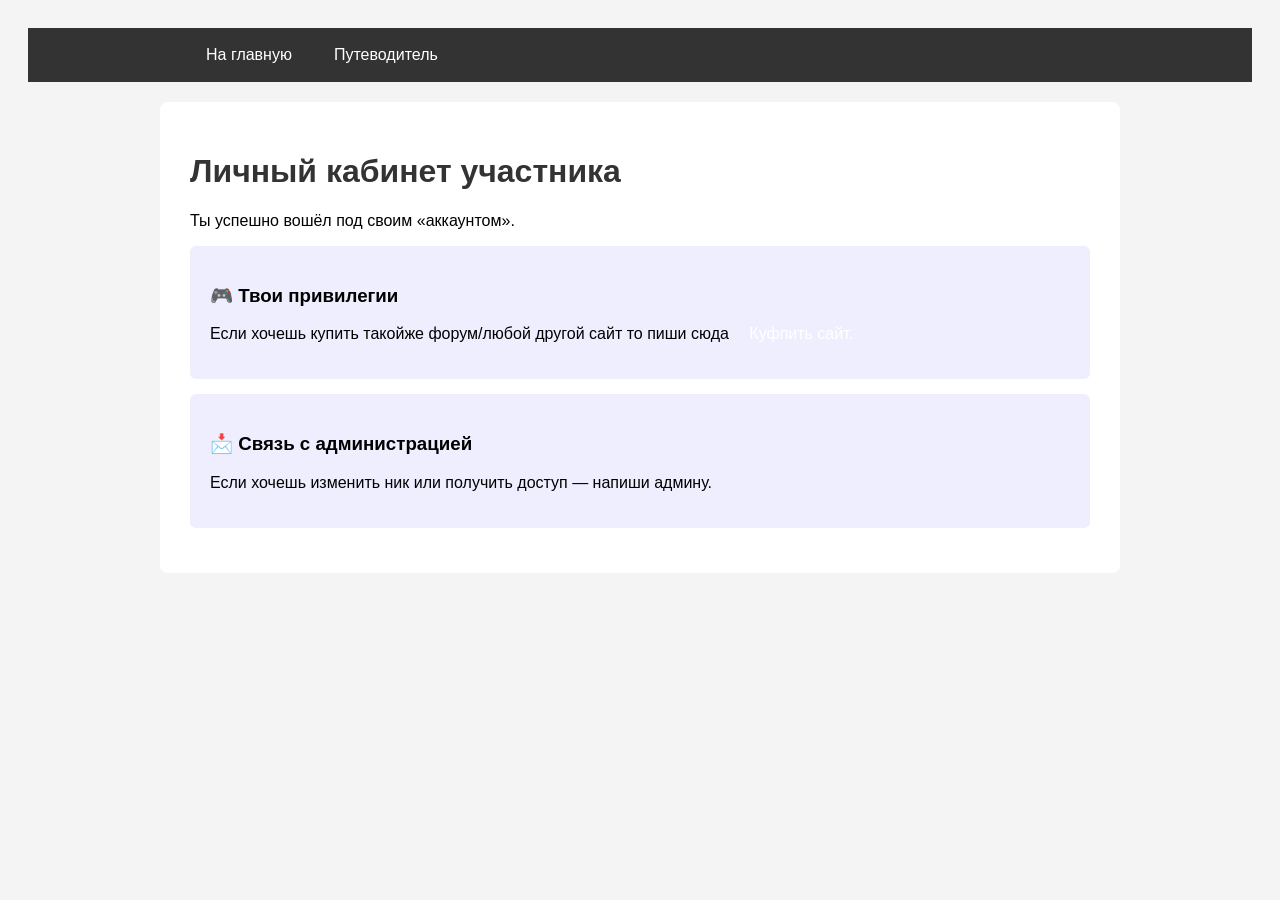
<file: mysit/members.html.html>
<!DOCTYPE html>
<html lang="ru">
<head>
    <meta charset="UTF-8">
    <title>Личный кабинет</title>
    <style>
        body { font-family: Arial, sans-serif; background: #f4f4f4; padding: 20px; }
        .navbar { background: #333; padding: 10px 0; margin-bottom: 20px; }
        .nav-container { max-width: 900px; margin: 0 auto; display: flex; gap: 10px; }
        .tab { color: white; text-decoration: none; padding: 8px 16px; }
        .container { max-width: 900px; margin: 0 auto; background: white; padding: 30px; border-radius: 8px; }
        h1 { color: #333; }
        .box { background: #eef; padding: 20px; border-radius: 6px; margin-bottom: 15px; }
    </style>
</head>
<body>

    <nav class="navbar">
        <div class="nav-container">
            <a href="index.html" class="tab">На главную</a>
            <a href="guide.html" class="tab">Путеводитель</a>
        </div>
    </nav>

    <div class="container">
        <h1>Личный кабинет участника</h1>
        <p>Ты успешно вошёл под своим «аккаунтом».</p>

        <div class="box">
            <h3>🎮 Твои привилегии</h3>
            <p>Если хочешь купить такойже форум/любой другой сайт то пиши сюда <a href="https://vk.com/vanyaru2060" class="tab">Куфпить сайт.</a></p>
        </div>

        <div class="box">
            <h3>📩 Связь с администрацией</h3>
            <p>Если хочешь изменить ник или получить доступ — напиши админу.</p>
        </div>
    </div>

</body>
</html>
</file>
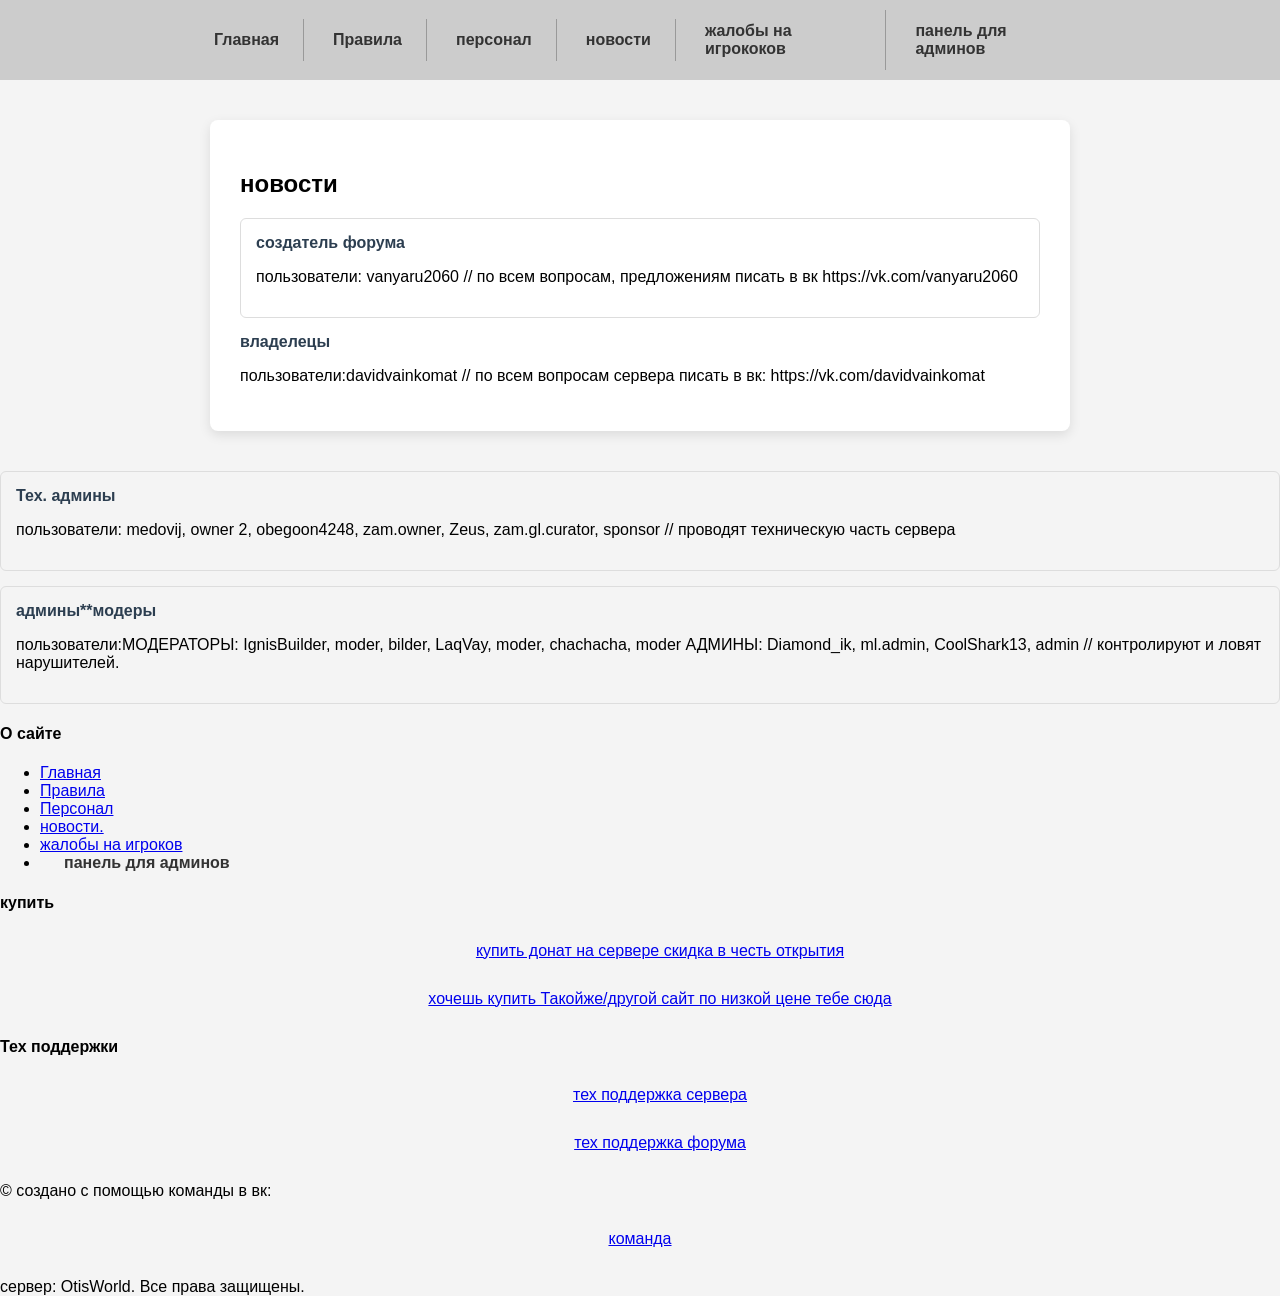
<file: mysit/mods.html>
<!DOCTYPE html>
<html lang="ru">
<head>
    <meta charset="UTF-8">
    <title>новости</title>
    <style>
        body { margin: 0; padding: 0; font-family: Arial, sans-serif; background-color: #f4f4f4; }
        .navbar { background-color: #cccccc; padding: 10px 0; }
        .nav-container { max-width: 900px; margin: 0 auto; display: flex; justify-content: center; align-items: center; gap: 5px; }
        .tab { padding: 12px 24px; text-decoration: none; color: #333; font-weight: bold; border-right: 1px solid #999; }
        .tab:last-child { border-right: none; }
        .tab:hover { background-color: #e0e0e0; }
        .content { max-width: 800px; margin: 40px auto; background: white; padding: 30px; border-radius: 8px; box-shadow: 0 4px 12px rgba(0,0,0,0.1); }
        .mod-card { border: 1px solid #ddd; padding: 15px; margin-bottom: 15px; border-radius: 6px; }
        .mod-name { font-weight: bold; color: #2c3e50; }
    </style>
</head>
<body>
    <nav class="navbar">
        <div class="nav-container">
            <a href="index.html" class="tab">Главная</a>
            <a href="rules.html" class="tab">Правила</a>
            <a href="mods.html" class="tab">персонал</a>
            <a href="news.html" class="tab">новости</a>
            <a href="complaints.html" class="tab">жалобы на игрококов</a>
            <a href="mod-pannel.html" class="tab">панель для админов</a>
        </div>
    </nav>

    <div class="content">
        <h2>новости</h2>
        <div class="mod-card">
            <div class="mod-name">создатель форума</div>
            <p>пользователи: vanyaru2060 // по всем вопросам, предложениям писать в вк https://vk.com/vanyaru2060</p>
        </div>
            <div class="mod-name">владелецы</div>
            <p>пользователи:davidvainkomat // по всем вопросам сервера писать в вк: https://vk.com/davidvainkomat</p>
        </div>
        <div class="mod-card">
            <div class="mod-name">Тех. админы</div>
            <p>пользователи: medovij, owner 2, obegoon4248, zam.owner, Zeus, zam.gl.curator, sponsor // проводят техническую часть сервера</p>
        </div>
        <div class="mod-card">
            <div class="mod-name">админы**модеры</div>
            <p>пользователи:МОДЕРАТОРЫ: IgnisBuilder, moder, bilder, LaqVay, moder, chachacha, moder АДМИНЫ: Diamond_ik, ml.admin, CoolShark13, admin // 
             контролируют и ловят нарушителей.</p>
        </div>
    </div>
 <!-- Подвал сайта -->
    <footer>
        <div class="footer-container">
            <!-- Колонка 1: О сайте -->
            <div class="footer-section">
                <h4>О сайте</h4>
                <ul>
                    <li><a href="index.html">Главная</a></li>
                    <li><a href="rules.html">Правила</a></li>
                    <li><a href="mods.html">Персонал</a></li>
                    <li><a href="news.html">новости.</a></li>
                    <li><a href="news.html">жалобы на игроков</a></li>
                    <li><a href="mod-pannel.html" class="tab">панель для админов</a></li>
                </ul>
            </div>

            <!-- Колонка 2: Контакты -->
            <div class="footer-section">
                <h4>купить</h4>
                <ul>
    <div style="text-align: center; margin: 30px 0;">
        <a href="https://otis.mydonate.io/" class="btn-link">купить донат на сервере скидка в честь открытия</a>
    </div>
    <div style="text-align: center; margin: 30px 0;">
        <a href="https://vk.com/vanyaru2060" class="btn-link">хочешь купить Такойже/другой сайт по низкой цене тебе сюда</a>
    </div>
                </ul>
            </div>
            <div class="footer-section">
                <h4>Тех поддержки</h4>
                <ul>
    <div style="text-align: center; margin: 30px 0;">
        <a href="https://discord.gg/UzsEw9wff" class="btn-link">тех поддержка сервера</a>
    </div>
    <div style="text-align: center; margin: 30px 0;">
        <a href="https://vk.com/vanyaru2060" class="btn-link">тех поддержка форума</a>
    </div>
               
        </div>

        <div class="copyright">
            &copy; создано с помощью команды в вк: 
    <div style="text-align: center; margin: 30px 0;">
        <a href="https://vk.com/vanyaru2060" class="btn-link">команда</a>
    </div>  сервер: OtisWorld. Все права защищены.
        </div>
    </footer>

</body>
</html>
</file>
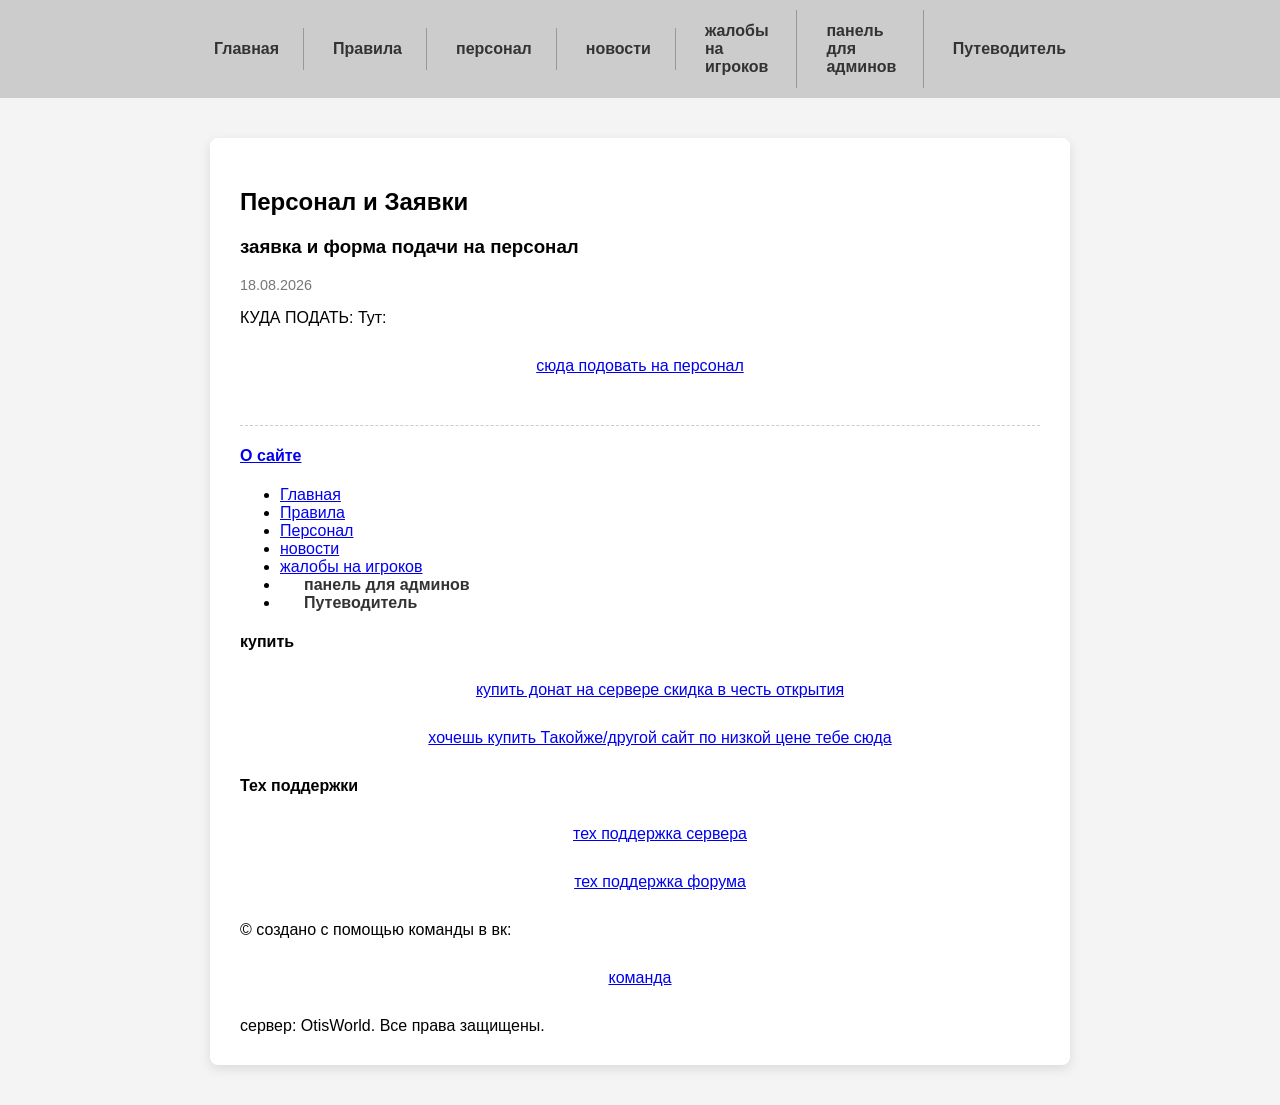
<file: mysit/news.html>
<!DOCTYPE html>
<html lang="ru">
<head>
    <meta charset="UTF-8">
    <title>Новости</title>
    <style>
        body { margin: 0; padding: 0; font-family: Arial, sans-serif; background-color: #f4f4f4; }
        .navbar { background-color: #cccccc; padding: 10px 0; }
        .nav-container { max-width: 900px; margin: 0 auto; display: flex; justify-content: center; align-items: center; gap: 5px; }
        .tab { padding: 12px 24px; text-decoration: none; color: #333; font-weight: bold; border-right: 1px solid #999; }
        .tab:last-child { border-right: none; }
        .tab:hover { background-color: #e0e0e0; }
        .content { max-width: 800px; margin: 40px auto; background: white; padding: 30px; border-radius: 8px; box-shadow: 0 4px 12px rgba(0,0,0,0.1); }
        .news-item { border-bottom: 1px dashed #ccc; padding-bottom: 20px; margin-bottom: 20px; }
        .date { color: #777; font-size: 0.9em; }
    </style>
</head>
<body>
    <nav class="navbar">
        <div class="nav-container">
            <a href="index.html" class="tab">Главная</a>
            <a href="rules.html" class="tab">Правила</a>
            <a href="mods.html" class="tab">персонал</a>
            <a href="news.html" class="tab">новости</a>
            <a href="complaints.html" class="tab">жалобы на игроков</a>
            <a href="mod-pannel.html" class="tab">панель для админов</a>
            <a href="guide.html" class="tab">Путеводитель</a>
        </div>
    </nav>

    <div class="content">
        <h2>Персонал и Заявки</h2>
        <div class="news-item">
            <h3>заявка и форма подачи на персонал</h3>
            <div class="date">18.08.2026</div>
            <p>КУДА ПОДАТЬ: Тут:  <div style="text-align: center; margin: 30px 0;">
        <a href="https://discord.gg/Vrk2sv9rn" class="btn-link">сюда подовать на персонал</p>
        </div>
    </div>
 <!-- Подвал сайта -->
    <footer>
        <div class="footer-container">
            <!-- Колонка 1: О сайте -->
            <div class="footer-section">
                <h4>О сайте</h4>
                <ul>
                    <li><a href="index.html">Главная</a></li>
                    <li><a href="rules.html">Правила</a></li>
                    <li><a href="mods.html">Персонал</a></li>
                    <li><a href="news.html">новости</a></li>
                    <li><a href="news.html">жалобы на игроков</a></li>
                    <li><a href="mod-pannel.html" class="tab">панель для админов</a></li>
                    <li><a href="guide.html" class="tab">Путеводитель</a></li>
                </ul>
            </div>

            <!-- Колонка 2: Контакты -->
            <div class="footer-section">
                <h4>купить</h4>
                <ul>
    <div style="text-align: center; margin: 30px 0;">
        <a href="https://otis.mydonate.io/" class="btn-link">купить донат на сервере скидка в честь открытия</a>
    </div>
    <div style="text-align: center; margin: 30px 0;">
        <a href="https://vk.com/vanyaru2060" class="btn-link">хочешь купить Такойже/другой сайт по низкой цене тебе сюда</a>
    </div>
                </ul>
            </div>
            <div class="footer-section">
                <h4>Тех поддержки</h4>
                <ul>
    <div style="text-align: center; margin: 30px 0;">
        <a href="https://discord.gg/UzsEw9wff" class="btn-link">тех поддержка сервера</a>
    </div>
    <div style="text-align: center; margin: 30px 0;">
        <a href="https://vk.com/vanyaru2060" class="btn-link">тех поддержка форума</a>
    </div>
               
        </div>

        <div class="copyright">
            &copy; создано с помощью команды в вк: 
    <div style="text-align: center; margin: 30px 0;">
        <a href="https://vk.com/vanyaru2060" class="btn-link">команда</a>
    </div>  сервер: OtisWorld. Все права защищены.
        </div>
    </footer>

</body>
</html>
</file>
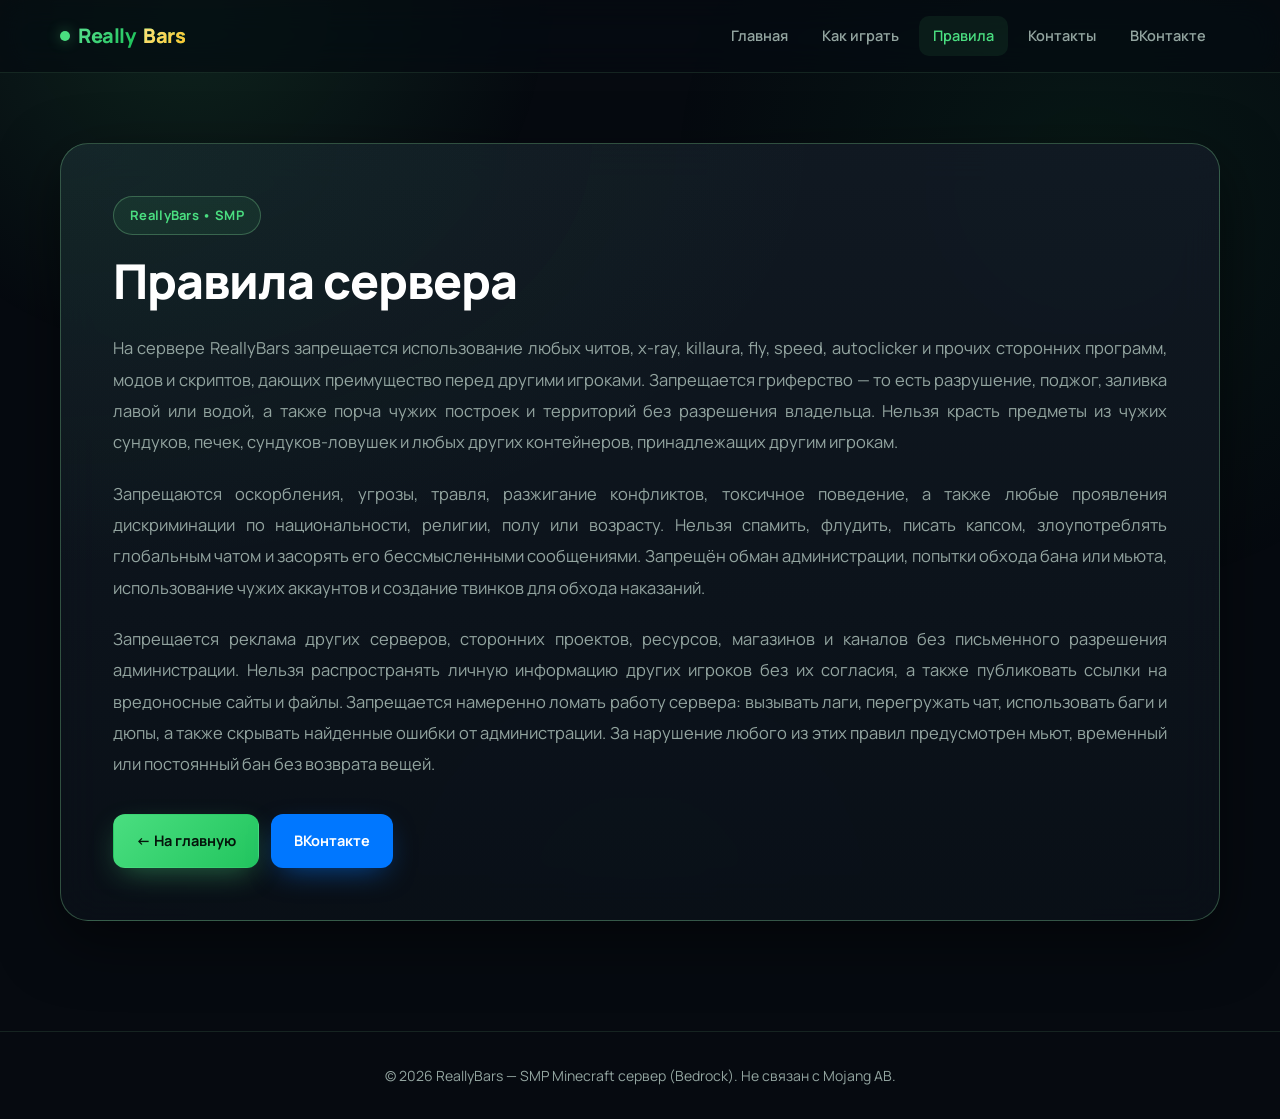
<file: ReallyBarsSait/pravila.html>
<!DOCTYPE html>
<html lang="ru">
<head>
  <meta charset="UTF-8">
  <meta name="viewport" content="width=device-width, initial-scale=1.0">
  <title>Правила — ReallyBars</title>
  <link rel="preconnect" href="https://fonts.googleapis.com">
  <link rel="preconnect" href="https://fonts.gstatic.com" crossorigin>
  <link href="https://fonts.googleapis.com/css2?family=Manrope:wght@400;500;600;700;800&family=JetBrains+Mono:wght@500;600&display=swap" rel="stylesheet">
  <link rel="stylesheet" href="style.css">
</head>
<body>

  <header class="header">
    <div class="container nav">
      <a href="index.html" class="logo">Really<span>Bars</span></a>

      <nav class="nav-links" id="nav-links">
        <a href="index.html">Главная</a>
        <a href="index.html#join">Как играть</a>
        <a href="pravila.html" class="active">Правила</a>
        <a href="index.html#contacts">Контакты</a>
        <a href="https://vk.com/reallybars" target="_blank" rel="noopener">ВКонтакте</a>
      </nav>

      <button class="burger" id="burger" aria-label="Меню">☰</button>
    </div>
  </header>

  <main>
    <section class="section">
      <div class="container">
        <div class="page-card">
          <div class="badge">ReallyBars • SMP</div>
          <h1 style="font-size: clamp(30px, 4.5vw, 48px); letter-spacing: -1px;">Правила сервера</h1>

          <div class="rules-text" style="margin-top: 26px;">
            <p>
              На сервере ReallyBars запрещается использование любых читов, x-ray, killaura,
              fly, speed, autoclicker и прочих сторонних программ, модов и скриптов, дающих
              преимущество перед другими игроками. Запрещается гриферство — то есть
              разрушение, поджог, заливка лавой или водой, а также порча чужих построек
              и территорий без разрешения владельца. Нельзя красть предметы из чужих
              сундуков, печек, сундуков-ловушек и любых других контейнеров, принадлежащих
              другим игрокам.
            </p>

            <p>
              Запрещаются оскорбления, угрозы, травля, разжигание конфликтов, токсичное
              поведение, а также любые проявления дискриминации по национальности, религии,
              полу или возрасту. Нельзя спамить, флудить, писать капсом, злоупотреблять
              глобальным чатом и засорять его бессмысленными сообщениями. Запрещён обман
              администрации, попытки обхода бана или мьюта, использование чужих аккаунтов
              и создание твинков для обхода наказаний.
            </p>

            <p>
              Запрещается реклама других серверов, сторонних проектов, ресурсов, магазинов
              и каналов без письменного разрешения администрации. Нельзя распространять
              личную информацию других игроков без их согласия, а также публиковать
              ссылки на вредоносные сайты и файлы. Запрещается намеренно ломать работу
              сервера: вызывать лаги, перегружать чат, использовать баги и дюпы, а также
              скрывать найденные ошибки от администрации. За нарушение любого из этих
              правил предусмотрен мьют, временный или постоянный бан без возврата вещей.
            </p>
          </div>

          <div class="hero-buttons" style="margin-top: 34px;">
            <a href="index.html" class="btn btn-primary">← На главную</a>
            <a href="https://vk.com/reallybars" target="_blank" rel="noopener" class="btn btn-vk">ВКонтакте</a>
          </div>
        </div>
      </div>
    </section>
  </main>

  <footer class="footer">
    <div class="container">
      © 2026 ReallyBars — SMP Minecraft сервер (Bedrock). Не связан с Mojang AB.
    </div>
  </footer>

  <script>
    const burger = document.getElementById("burger");
    const navLinks = document.getElementById("nav-links");
    burger.addEventListener("click", () => navLinks.classList.toggle("open"));
    document.querySelectorAll(".nav-links a").forEach(a =>
      a.addEventListener("click", () => navLinks.classList.remove("open"))
    );
  </script>

</body>
</html>
</file>
<file: ReallyBarsSait/style.css>
:root {
  --bg: #060a10;
  --bg-2: #0a1018;
  --panel: rgba(20, 28, 38, 0.7);
  --panel-solid: #121a24;
  --border: rgba(120, 200, 140, 0.14);
  --border-strong: rgba(120, 200, 140, 0.35);
  --green: #4ade80;
  --green-2: #22c55e;
  --green-glow: rgba(74, 222, 128, 0.45);
  --text: #eaf3ec;
  --muted: #93a5a0;
  --gold: #fbbf24;
  --vk: #0077ff;
  --shadow: 0 20px 60px rgba(0, 0, 0, 0.5);
  --radius: 20px;
}

* { box-sizing: border-box; }
html { scroll-behavior: smooth; }

body {
  margin: 0;
  font-family: 'Manrope', system-ui, -apple-system, 'Segoe UI', sans-serif;
  background: var(--bg);
  color: var(--text);
  line-height: 1.65;
  -webkit-font-smoothing: antialiased;
  overflow-x: hidden;
}

/* Фоновое свечение */
body::before {
  content: "";
  position: fixed;
  inset: 0;
  background:
    radial-gradient(600px circle at 15% 0%, rgba(74, 222, 128, 0.12), transparent 60%),
    radial-gradient(700px circle at 85% 20%, rgba(34, 197, 94, 0.08), transparent 60%),
    radial-gradient(800px circle at 50% 100%, rgba(74, 222, 128, 0.06), transparent 70%);
  pointer-events: none;
  z-index: -1;
}

a { color: inherit; text-decoration: none; }

.container {
  width: min(1160px, 92%);
  margin: 0 auto;
}

/* ===== HEADER ===== */
.header {
  position: sticky;
  top: 0;
  z-index: 50;
  background: rgba(6, 10, 16, 0.7);
  backdrop-filter: saturate(160%) blur(16px);
  -webkit-backdrop-filter: saturate(160%) blur(16px);
  border-bottom: 1px solid var(--border);
}

.nav {
  display: flex;
  align-items: center;
  justify-content: space-between;
  padding: 16px 0;
  position: relative;
}

.logo {
  font-family: 'Manrope', sans-serif;
  font-weight: 800;
  font-size: 20px;
  letter-spacing: -0.5px;
  background: linear-gradient(135deg, #6ee7a0, #22c55e 60%, #16a34a);
  -webkit-background-clip: text;
  background-clip: text;
  color: transparent;
  display: inline-flex;
  align-items: center;
  gap: 8px;
}

.logo::before {
  content: "";
  width: 10px;
  height: 10px;
  border-radius: 50%;
  background: var(--green);
  box-shadow: 0 0 14px var(--green-glow);
}

.logo span {
  background: linear-gradient(135deg, #fde68a, #fbbf24);
  -webkit-background-clip: text;
  background-clip: text;
  color: transparent;
}

.nav-links {
  display: flex;
  gap: 6px;
  font-size: 14.5px;
  font-weight: 600;
  color: var(--muted);
  align-items: center;
}

.nav-links a {
  padding: 8px 14px;
  border-radius: 10px;
  transition: color .2s, background .2s;
}

.nav-links a:hover {
  color: var(--text);
  background: rgba(255, 255, 255, 0.04);
}

.nav-links a.active {
  color: var(--green);
  background: rgba(74, 222, 128, 0.08);
}

.burger {
  display: none;
  background: rgba(255, 255, 255, 0.04);
  border: 1px solid var(--border);
  color: var(--text);
  padding: 10px 12px;
  border-radius: 12px;
  cursor: pointer;
  font-size: 16px;
  line-height: 1;
}

/* ===== HERO ===== */
.hero { padding: 80px 0 60px; }

.hero-card {
  position: relative;
  padding: 56px;
  border-radius: 28px;
  border: 1px solid var(--border-strong);
  background:
    radial-gradient(120% 100% at 0% 0%, rgba(74, 222, 128, 0.10), transparent 55%),
    linear-gradient(180deg, rgba(18, 26, 36, 0.9), rgba(10, 16, 24, 0.9));
  backdrop-filter: blur(20px);
  box-shadow: var(--shadow);
  overflow: hidden;
  animation: fadeUp .7s ease both;
}

.hero-card::after {
  content: "";
  position: absolute;
  width: 420px;
  height: 420px;
  right: -140px;
  top: -160px;
  background: radial-gradient(circle, var(--green-glow), transparent 65%);
  filter: blur(20px);
  pointer-events: none;
  opacity: .5;
}

@keyframes fadeUp {
  from { opacity: 0; transform: translateY(20px); }
  to   { opacity: 1; transform: translateY(0); }
}

.badge {
  display: inline-block;
  padding: 8px 16px;
  border: 1px solid var(--border-strong);
  color: var(--green);
  background: rgba(74, 222, 128, 0.08);
  border-radius: 999px;
  font-size: 13px;
  font-weight: 700;
  letter-spacing: 0.3px;
  margin-bottom: 22px;
}

h1 {
  font-weight: 800;
  font-size: clamp(38px, 6.5vw, 76px);
  line-height: 1.02;
  letter-spacing: -2px;
  margin: 0 0 18px;
  color: #fff;
}

h1 .accent {
  background: linear-gradient(135deg, #86efac, #22c55e 55%, #15803d);
  -webkit-background-clip: text;
  background-clip: text;
  color: transparent;
}

.hero p {
  color: var(--muted);
  max-width: 640px;
  font-size: 17.5px;
  margin: 0;
}

.ip-box {
  display: flex;
  flex-wrap: wrap;
  gap: 10px;
  align-items: center;
  margin: 34px 0 22px;
}

#server-ip {
  font-family: 'JetBrains Mono', ui-monospace, monospace;
  font-size: 15px;
  font-weight: 600;
  background: rgba(0, 0, 0, 0.35);
  border: 1px solid var(--border-strong);
  padding: 14px 20px;
  border-radius: 12px;
  color: var(--green);
  word-break: break-all;
  letter-spacing: 0.3px;
}

.btn {
  display: inline-flex;
  align-items: center;
  justify-content: center;
  gap: 8px;
  padding: 14px 22px;
  border-radius: 12px;
  border: 1px solid var(--border);
  background: rgba(255, 255, 255, 0.03);
  color: var(--text);
  font-weight: 700;
  font-size: 14.5px;
  cursor: pointer;
  transition: transform .2s, box-shadow .2s, background .2s, border-color .2s;
  font-family: inherit;
}

.btn:hover {
  transform: translateY(-2px);
  border-color: var(--border-strong);
  background: rgba(255, 255, 255, 0.06);
}

.btn-primary {
  background: linear-gradient(135deg, #4ade80, #22c55e);
  border-color: transparent;
  color: #04140a;
  box-shadow: 0 10px 30px -8px var(--green-glow);
}

.btn-primary:hover {
  background: linear-gradient(135deg, #5ff08f, #2edb6b);
  box-shadow: 0 14px 36px -8px var(--green-glow);
}

.btn-vk {
  background: var(--vk);
  border-color: transparent;
  color: #fff;
  box-shadow: 0 10px 30px -10px rgba(0, 119, 255, 0.6);
}

.btn-vk:hover { background: #1e88ff; }

.hero-buttons {
  display: flex;
  flex-wrap: wrap;
  gap: 12px;
  margin-top: 8px;
}

/* ===== STATS ===== */
.stats {
  display: grid;
  grid-template-columns: repeat(3, 1fr);
  gap: 16px;
  margin-top: 34px;
  position: relative;
  z-index: 1;
}

.stat {
  background: rgba(0, 0, 0, 0.3);
  border: 1px solid var(--border);
  border-radius: 16px;
  padding: 20px;
  text-align: center;
  transition: transform .25s, border-color .25s, background .25s;
}

.stat:hover {
  border-color: var(--border-strong);
  transform: translateY(-4px);
  background: rgba(74, 222, 128, 0.05);
}

.stat-value {
  font-weight: 800;
  font-size: 26px;
  letter-spacing: -0.5px;
  color: var(--green);
}

.stat-value.online::before {
  content: "";
  display: inline-block;
  width: 9px;
  height: 9px;
  border-radius: 50%;
  background: var(--green);
  box-shadow: 0 0 12px var(--green-glow);
  margin-right: 8px;
  vertical-align: middle;
  animation: pulse 1.8s infinite;
}

@keyframes pulse {
  0%, 100% { opacity: 1; }
  50% { opacity: .4; }
}

.stat-label {
  font-size: 12.5px;
  color: var(--muted);
  margin-top: 6px;
  letter-spacing: 0.4px;
  text-transform: uppercase;
  font-weight: 600;
}

/* ===== SECTIONS ===== */
.section { padding: 70px 0; }

.section-title {
  font-weight: 800;
  font-size: clamp(26px, 4vw, 40px);
  letter-spacing: -1px;
  margin: 0 0 12px;
  color: #fff;
  line-height: 1.15;
}

.section-sub {
  color: var(--muted);
  margin-bottom: 36px;
  max-width: 620px;
  font-size: 16.5px;
}

.grid {
  display: grid;
  grid-template-columns: repeat(3, 1fr);
  gap: 18px;
}

.card {
  background: var(--panel);
  border: 1px solid var(--border);
  border-radius: var(--radius);
  padding: 26px;
  backdrop-filter: blur(12px);
  transition: transform .3s, border-color .3s, box-shadow .3s;
}

.card:hover {
  border-color: var(--border-strong);
  transform: translateY(-6px);
  box-shadow: 0 20px 40px -20px rgba(0, 0, 0, 0.7);
}

.card .icon {
  font-size: 30px;
  margin-bottom: 14px;
  display: inline-flex;
  align-items: center;
  justify-content: center;
  width: 52px;
  height: 52px;
  border-radius: 14px;
  background: rgba(74, 222, 128, 0.08);
  border: 1px solid var(--border);
}

.card h3 {
  margin: 0 0 8px;
  font-size: 18px;
  font-weight: 700;
  letter-spacing: -0.2px;
}

.card p {
  margin: 0;
  color: var(--muted);
  font-size: 14.5px;
}

/* ===== STEPS ===== */
.steps {
  display: grid;
  grid-template-columns: repeat(3, 1fr);
  gap: 18px;
  counter-reset: step;
}

.step {
  background: var(--panel);
  border: 1px solid var(--border);
  border-radius: var(--radius);
  padding: 30px 24px 24px;
  position: relative;
  backdrop-filter: blur(12px);
  transition: transform .3s, border-color .3s;
}

.step:hover {
  border-color: var(--border-strong);
  transform: translateY(-4px);
}

.step::before {
  counter-increment: step;
  content: counter(step);
  position: absolute;
  top: -16px;
  left: 24px;
  background: linear-gradient(135deg, #4ade80, #22c55e);
  color: #04140a;
  font-weight: 800;
  font-size: 14px;
  width: 34px;
  height: 34px;
  display: flex;
  align-items: center;
  justify-content: center;
  border-radius: 10px;
  box-shadow: 0 8px 20px -6px var(--green-glow);
}

.step h3 { margin: 14px 0 8px; font-size: 17px; font-weight: 700; }
.step p { color: var(--muted); margin: 0; font-size: 14.5px; }

/* ===== RULES TEXT ===== */
.rules-text p {
  color: var(--muted);
  font-size: 16.5px;
  line-height: 1.9;
  margin: 0 0 20px;
  text-align: justify;
}

.rules-text p:last-child { margin-bottom: 0; }

/* ===== PAGE CARD ===== */
.page-card {
  background:
    radial-gradient(120% 100% at 0% 0%, rgba(74, 222, 128, 0.07), transparent 55%),
    linear-gradient(180deg, rgba(18, 26, 36, 0.9), rgba(10, 16, 24, 0.9));
  border: 1px solid var(--border-strong);
  border-radius: 28px;
  padding: 52px;
  backdrop-filter: blur(20px);
  box-shadow: var(--shadow);
  animation: fadeUp .6s ease both;
}

/* ===== FOOTER ===== */
.footer {
  border-top: 1px solid var(--border);
  padding: 32px 0;
  color: var(--muted);
  text-align: center;
  font-size: 14px;
  margin-top: 40px;
}

/* ===== MOBILE ===== */
@media (max-width: 900px) {
  .grid, .steps { grid-template-columns: 1fr 1fr; }
}

@media (max-width: 640px) {
  .nav-links {
    display: none;
    position: absolute;
    top: 100%;
    left: 0;
    right: 0;
    background: rgba(10, 16, 24, 0.98);
    backdrop-filter: blur(20px);
    border-bottom: 1px solid var(--border);
    padding: 16px;
    flex-direction: column;
    gap: 6px;
    align-items: stretch;
  }
  .nav-links.open { display: flex; }
  .nav-links a { padding: 12px 16px; }
  .burger { display: inline-flex; align-items: center; justify-content: center; }
  .hero { padding: 50px 0 40px; }
  .hero-card, .page-card { padding: 28px; border-radius: 22px; }
  .grid, .steps { grid-template-columns: 1fr; }
  .stats { grid-template-columns: 1fr; }
  #server-ip { font-size: 13px; padding: 12px 16px; }
  h1 { letter-spacing: -1px; }
  .rules-text p { text-align: left; }
}
</file>
